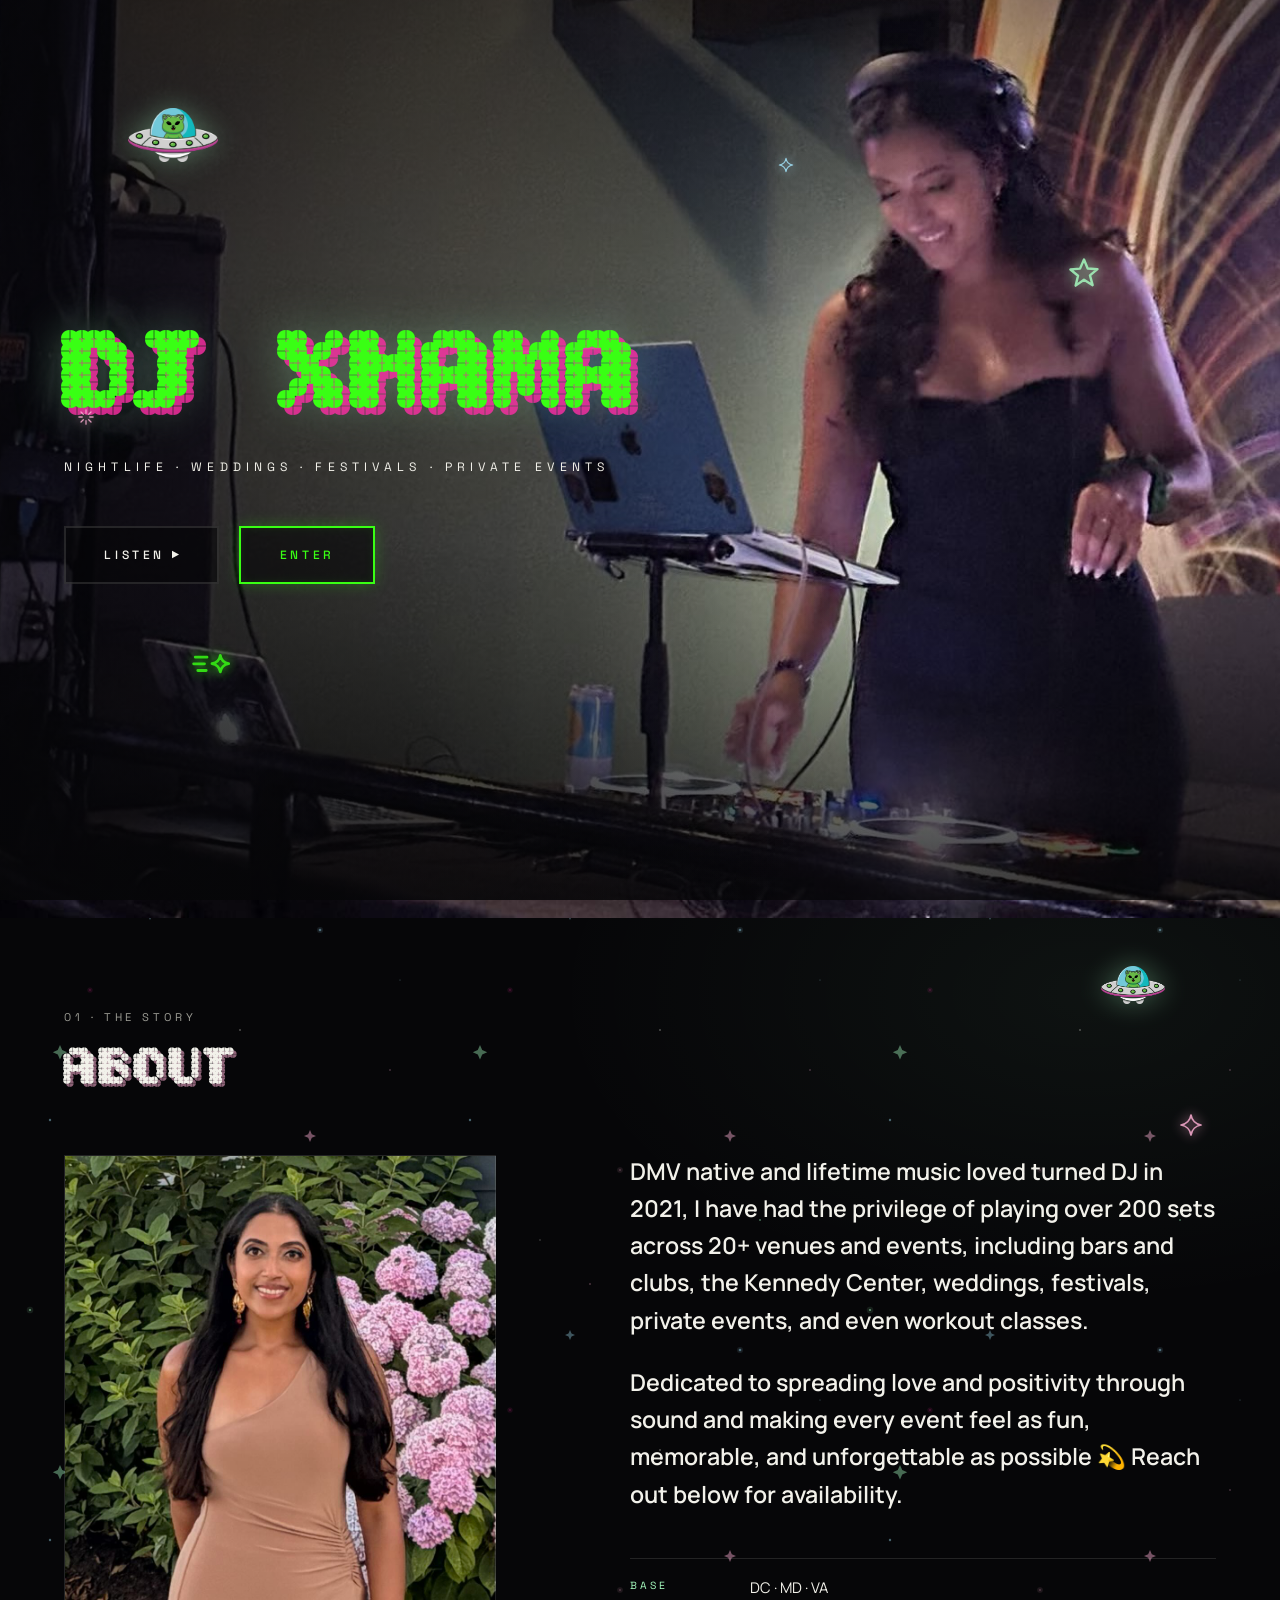
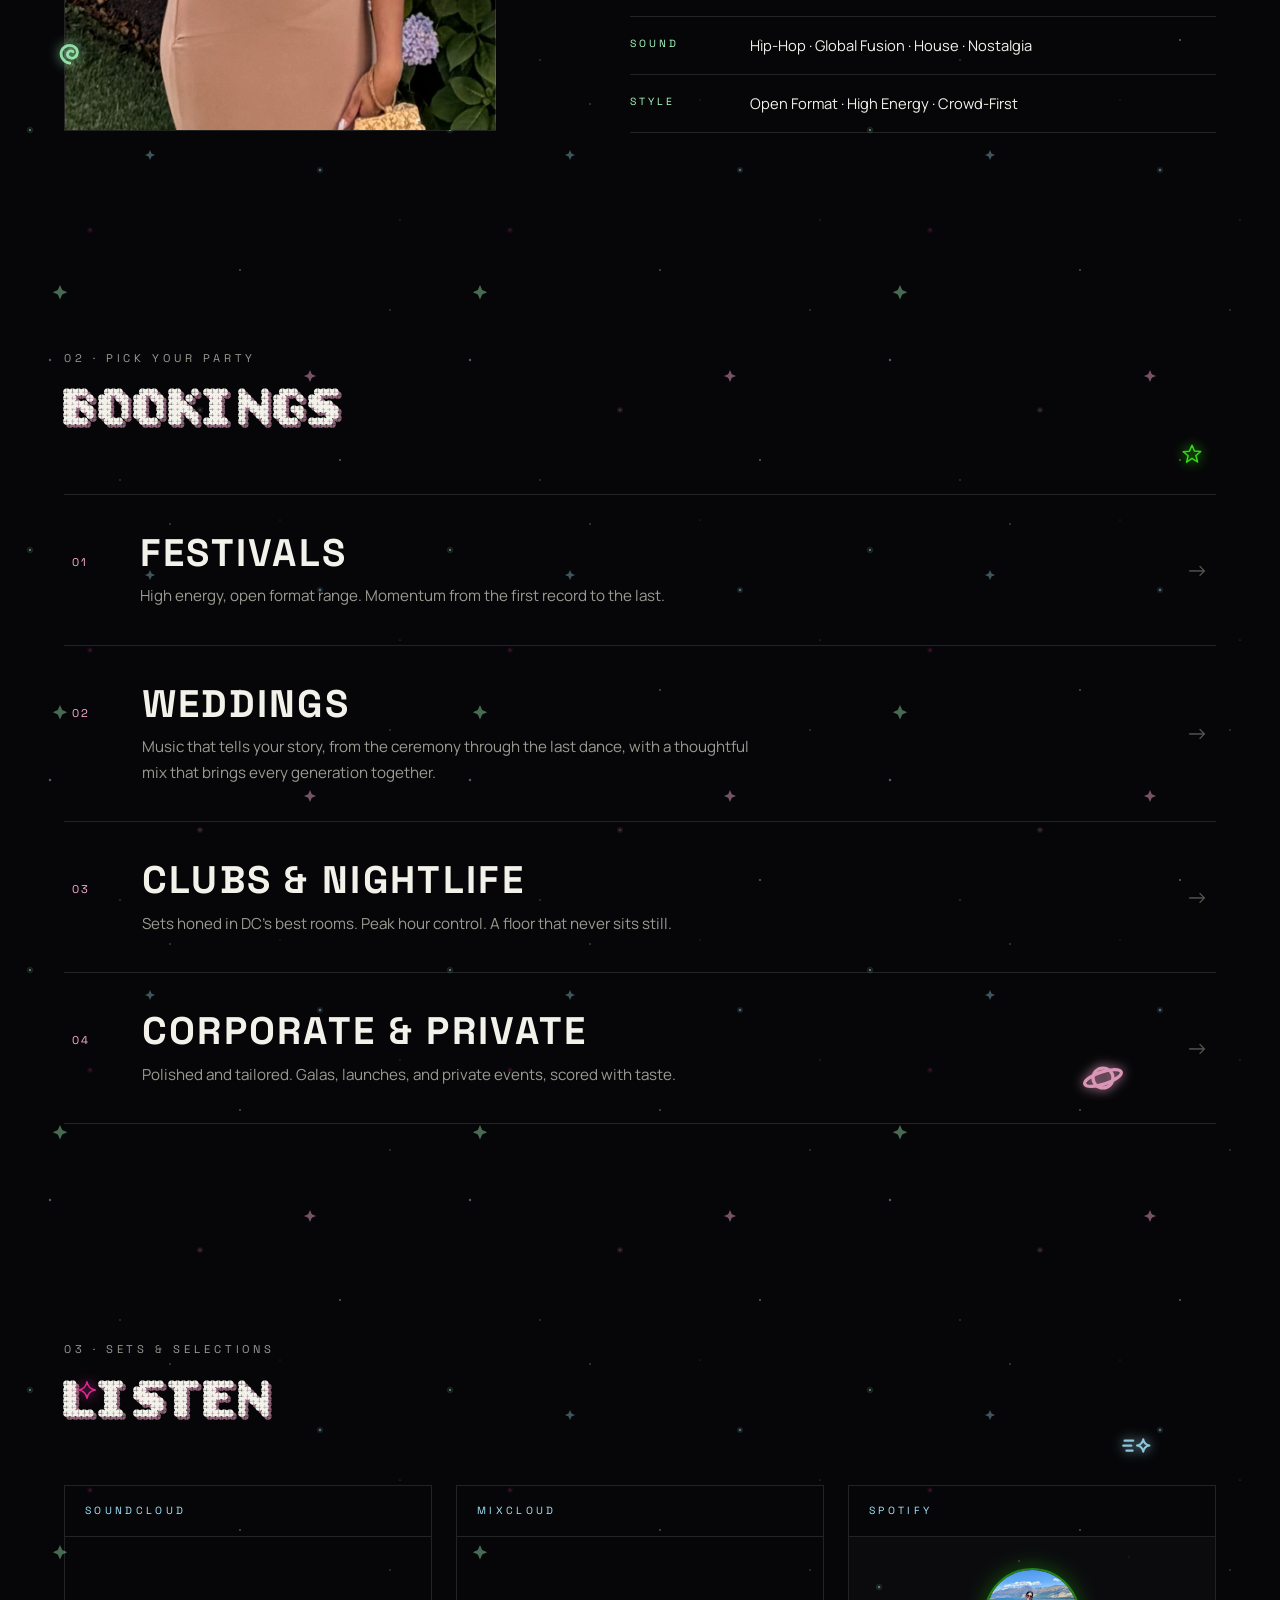
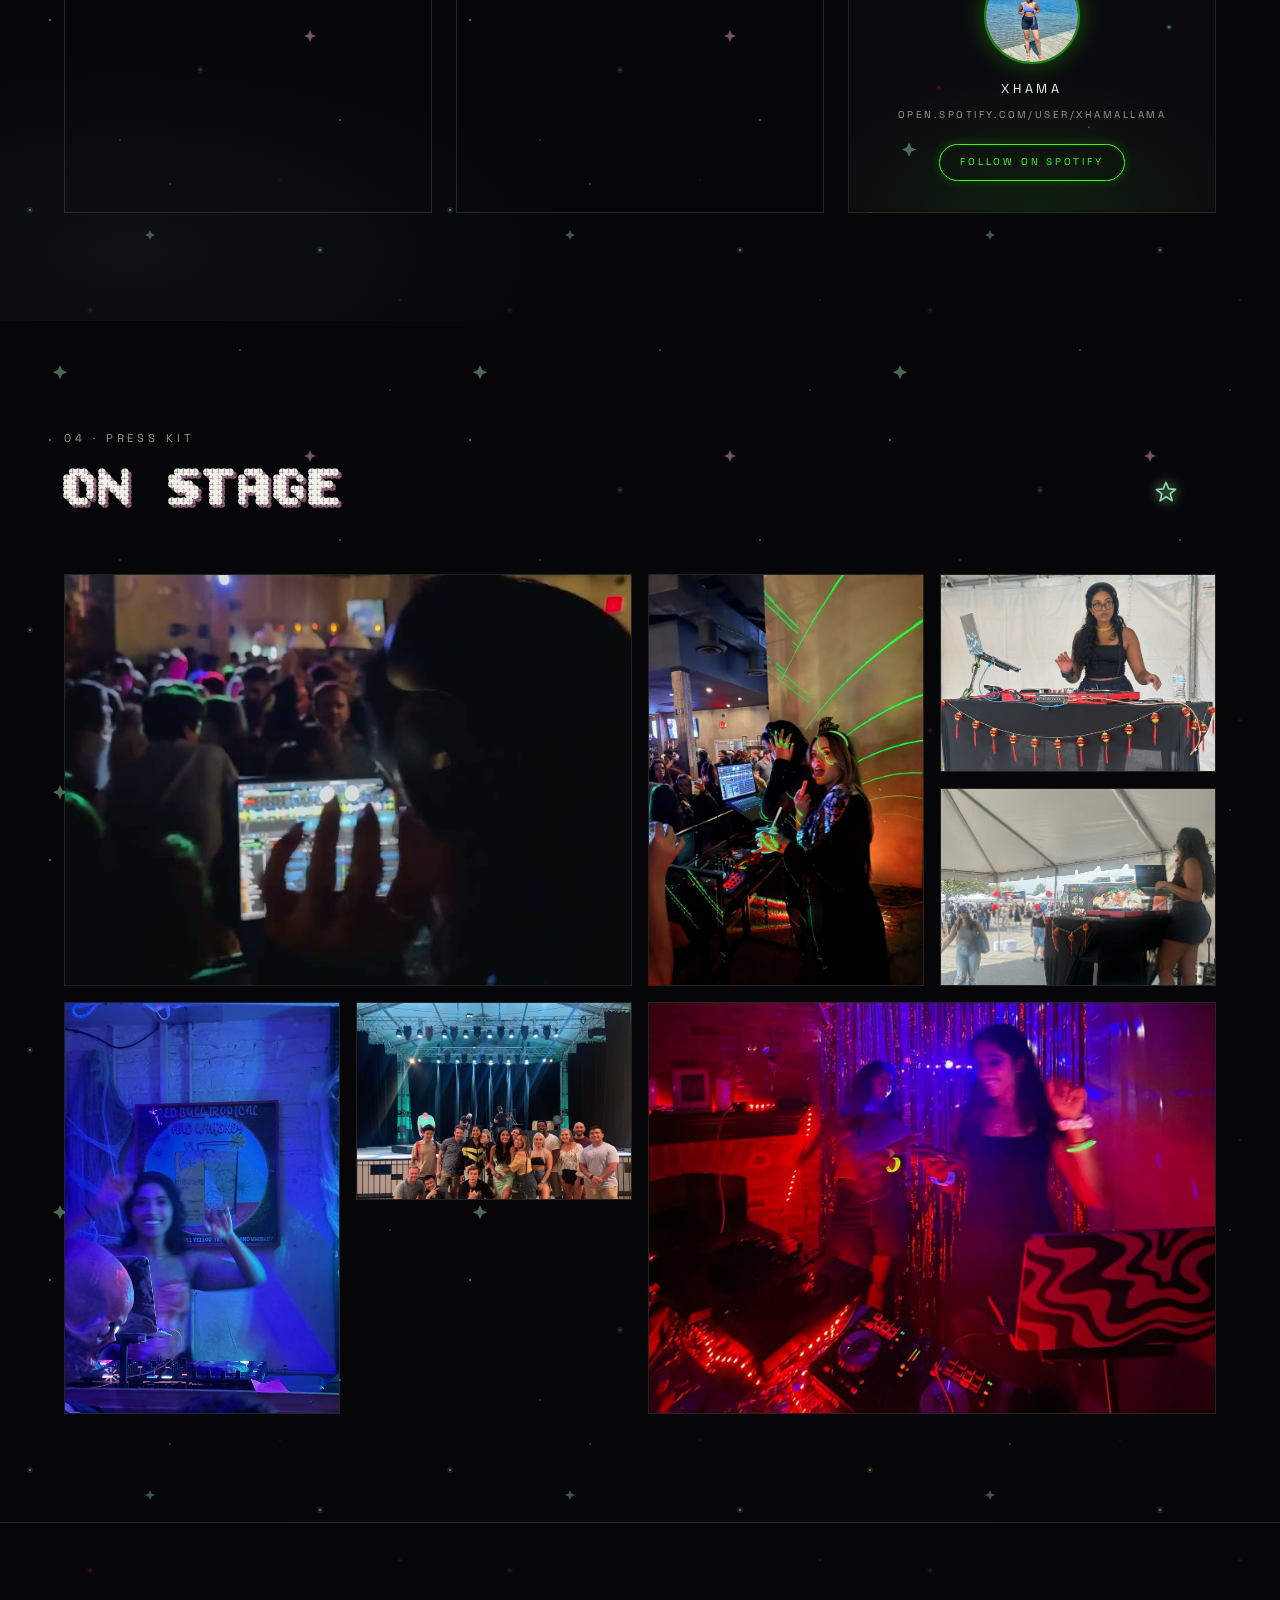
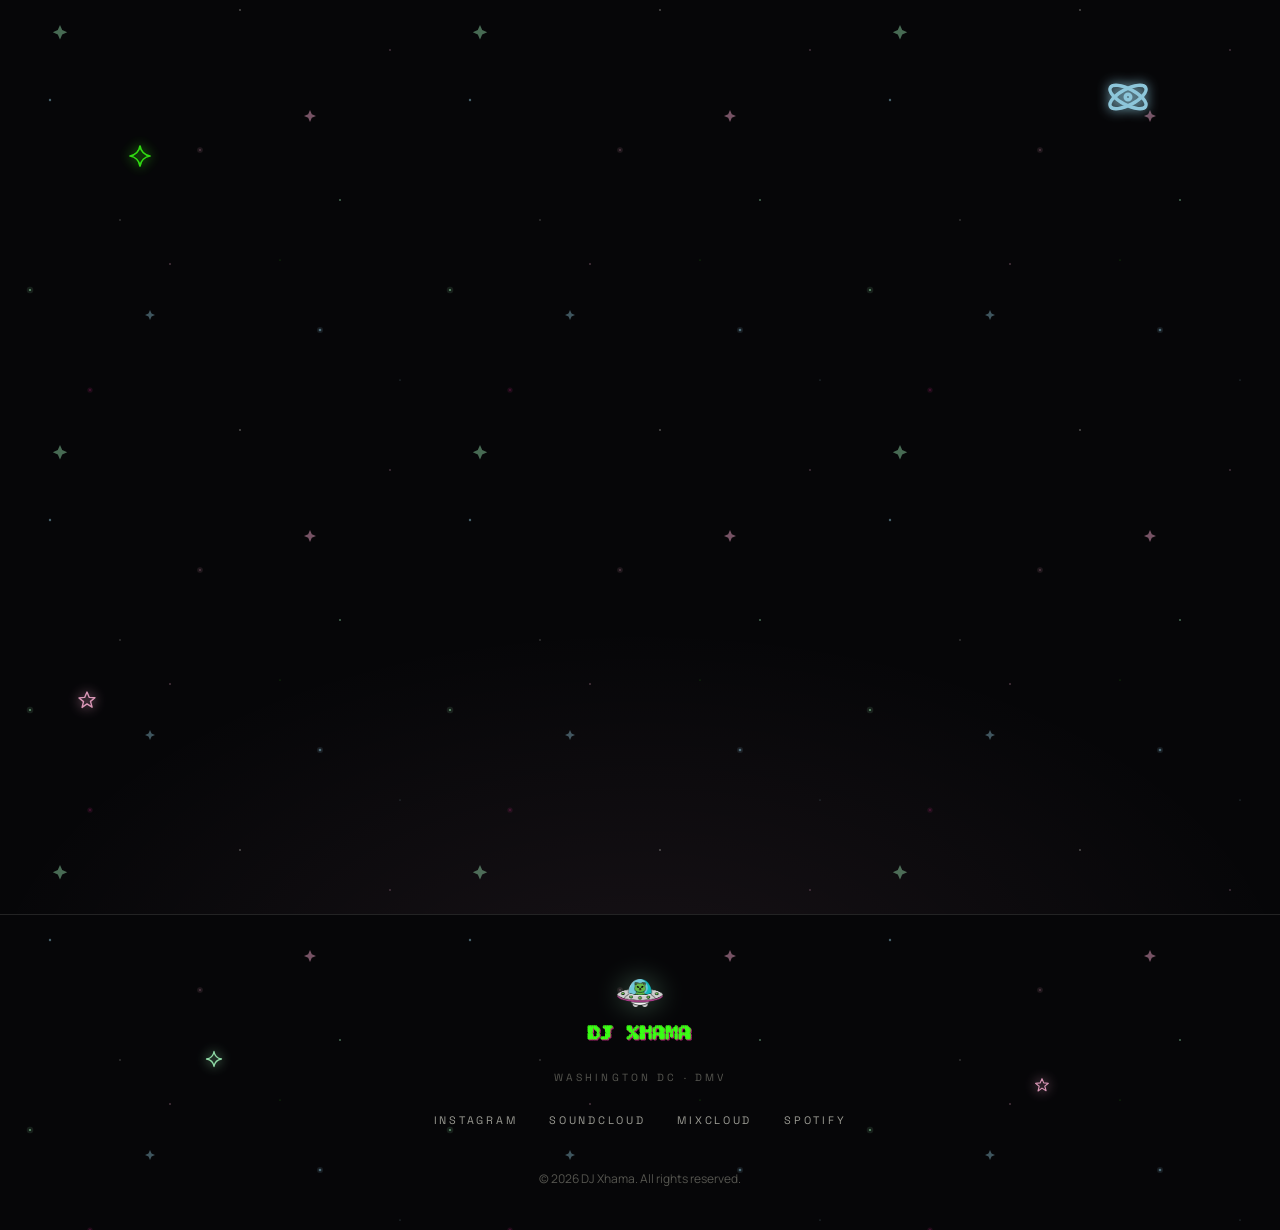
<file: index.html>
<!DOCTYPE html>
<html lang="en">
<head>
  <meta charset="UTF-8">
  <meta name="viewport" content="width=device-width, initial-scale=1.0">
  <title>DJ Xhama | Washington, DC</title>
  <meta name="description" content="DJ Xhama. Washington, DC. Nightlife, weddings, festivals, and private events, from DC's best rooms to the Kennedy Center stage.">
  <link rel="preload" as="image" href="assets/splash.jpeg">
  <link rel="preconnect" href="https://fonts.googleapis.com">
  <link rel="preconnect" href="https://fonts.gstatic.com" crossorigin>
  <link href="https://fonts.googleapis.com/css2?family=Bitcount:ELSH,ELXP,wght@0,0..100,100..900&family=Manrope:wght@300;400;500;600;700&family=Space+Grotesk:wght@300;400;500;700&display=swap" rel="stylesheet">
  <link rel="icon" type="image/png" href="assets/favicon.png">
  <link rel="stylesheet" href="css/styles.css?v=5">
</head>
<body class="is-splashed">

  <!-- hand-drawn cosmic doodle set -->
  <svg width="0" height="0" style="position:absolute" aria-hidden="true">
    <defs>
      <symbol id="d-spark" viewBox="0 0 24 24">
        <path d="M12 2C12.8 7.2 16.8 11.2 22 12C16.8 12.8 12.8 16.8 12 22C11.2 16.8 7.2 12.8 2 12C7.2 11.2 11.2 7.2 12 2Z"/>
      </symbol>
      <symbol id="d-star" viewBox="0 0 24 24">
        <path d="M12 2.5L14.6 8.8L21.5 9.3L16.2 13.7L18.1 20.6L12 16.7L6.1 20.9L7.8 13.9L2.4 9.5L9.2 8.9Z"/>
      </symbol>
      <symbol id="d-planet" viewBox="0 0 24 24">
        <circle cx="12" cy="12" r="5.2"/>
        <ellipse cx="12" cy="12" rx="10" ry="3.2" transform="rotate(-18 12 12)"/>
      </symbol>
      <symbol id="d-shoot" viewBox="0 0 24 24">
        <path d="M2 8.5H9M1 12.5H7.5M3.5 16.5H8.5"/>
        <path d="M17 7.5C17.4 10 19.4 12 22 12.4C19.4 12.8 17.4 14.8 17 17.3C16.6 14.8 14.6 12.8 12 12.4C14.6 12 16.6 10 17 7.5Z"/>
      </symbol>
      <symbol id="d-swirl" viewBox="0 0 24 24">
        <path d="M13.2 11.2C11.7 10.1 9.6 11.3 9.9 13.1C10.2 15.1 12.9 15.7 14.5 14.4C16.6 12.8 16.1 9.6 13.9 8.2C11.2 6.5 7.5 7.8 6.4 10.7C5.1 14 7.7 17.6 11.3 18.1"/>
      </symbol>
      <symbol id="d-orbit" viewBox="0 0 24 24">
        <ellipse cx="12" cy="12" rx="10" ry="4" transform="rotate(28 12 12)"/>
        <ellipse cx="12" cy="12" rx="10" ry="4" transform="rotate(-28 12 12)"/>
        <circle cx="12" cy="12" r="1.4"/>
      </symbol>
      <symbol id="d-moon" viewBox="0 0 24 24">
        <path d="M14.5 3A9.5 9.5 0 1 0 21 18.2A9.8 9.8 0 0 1 14.5 3Z"/>
      </symbol>
      <symbol id="d-burst" viewBox="0 0 24 24">
        <path d="M12 2.5V7M12 17V21.5M2.5 12H7M17 12H21.5M5.3 5.3L8.4 8.4M15.6 15.6L18.7 18.7M18.7 5.3L15.6 8.4M8.4 15.6L5.3 18.7"/>
      </symbol>
      <symbol id="d-squig" viewBox="0 0 24 12">
        <path d="M1.5 6C3.5 2.5 5.5 2.5 7.5 6S11.5 9.5 13.5 6S17.5 2.5 19.5 6S22.5 8 22.5 6"/>
      </symbol>
    </defs>
  </svg>

  <!-- ================================================================
       SPLASH
       ================================================================ -->
  <section class="splash" id="splash" aria-label="Welcome">
    <div class="splash__photo"></div>
    <div class="splash__scrim"></div>

    <svg class="doodle doodle--mint tw" style="top:22%;right:14%;width:34px;--twd:4.2s" aria-hidden="true"><use href="#d-star"/></svg>
    <svg class="doodle doodle--green tw" style="bottom:18%;left:15%;width:40px;--twd:5s" aria-hidden="true"><use href="#d-shoot"/></svg>
    <svg class="doodle doodle--blush tw" style="top:38%;left:6%;width:18px;--twd:2.6s" aria-hidden="true"><use href="#d-burst"/></svg>
    <svg class="doodle doodle--ice tw" style="top:10%;right:38%;width:16px;--twd:3.4s" aria-hidden="true"><use href="#d-spark"/></svg>
    <img class="saucer" src="assets/cat-saucer-web.png" alt="" aria-hidden="true" width="88" style="top:12%;left:10%;width:clamp(56px,7vw,92px)">

    <div class="splash__inner">
      <p class="splash__logo wordmark wordmark--dense">DJ XHAMA</p>
      <p class="creds">NIGHTLIFE · WEDDINGS · FESTIVALS · PRIVATE EVENTS</p>
      <div class="splash__actions">
        <a class="btn btn--ghost" href="#listen" data-enter="listen">Listen<span class="btn__icon" aria-hidden="true"></span></a>
        <a class="btn btn--neon" href="#top" data-enter="top">Enter</a>
      </div>
    </div>
  </section>

  <!-- ================================================================
       SITE
       ================================================================ -->
  <div class="site" id="top">

    <header class="nav" id="nav">
      <a class="nav__logo wordmark wordmark--dense" href="#top"><img class="nav__saucer" src="assets/cat-saucer-web.png" alt="" width="26">DJ XHAMA</a>
      <nav class="nav__links" aria-label="Primary">
        <a href="#about">About</a>
        <a href="#bookings">Bookings</a>
        <a href="#listen">Listen</a>
        <a href="#gallery">Gallery</a>
      </nav>
      <a class="btn btn--small btn--neon" href="#contact">Book Now</a>
    </header>

    <!-- HERO -->
    <section class="hero" aria-label="Hero">
      <div class="hero__photo"></div>
      <div class="hero__scrim"></div>

      <div class="saucer-fly" aria-hidden="true" style="top:16%"><img src="assets/cat-saucer-web.png" alt="" width="80"></div>

      <svg class="doodle doodle--green tw" style="top:18%;right:12%;width:30px" aria-hidden="true"><use href="#d-spark"/></svg>
      <svg class="doodle doodle--ice fl" style="top:26%;left:8%;width:46px" aria-hidden="true"><use href="#d-orbit"/></svg>
      <svg class="doodle doodle--mint tw" style="top:44%;right:6%;width:20px;--twd:4.6s" aria-hidden="true"><use href="#d-star"/></svg>
      <svg class="doodle doodle--blush tw" style="top:12%;left:30%;width:16px;--twd:3.2s" aria-hidden="true"><use href="#d-spark"/></svg>
      <svg class="doodle doodle--ice fl" style="bottom:34%;right:22%;width:44px" aria-hidden="true"><use href="#d-moon"/></svg>

      <div class="hero__inner">
        <h1 class="hero__name wordmark wordmark--dense reveal">DJ XHAMA</h1>
        <p class="creds reveal">NIGHTLIFE · WEDDINGS · FESTIVALS · PRIVATE EVENTS</p>
        <div class="hero__cta reveal">
          <a class="btn btn--neon" href="#contact">Book now</a>
          <a class="btn btn--ghost" href="#listen">Listen<span class="btn__icon" aria-hidden="true"></span></a>
        </div>
      </div>
      <div class="hero__marquee" aria-hidden="true">
        <div class="marquee__track">
          <span>THE KENNEDY CENTER</span><i>✦</i><span>MARINE CORPS BALL</span><i>✦</i><span>MADHATTER</span><i>✦</i><span>CUE CLUB</span><i>✦</i><span>DMV ASIAN FESTIVAL 2025</span><i>✦</i><span>ROOFERS UNION</span><i>✦</i><span>RECESS ROOFTOP</span><i>✦</i><span>THE ADMIRAL</span><i>✦</i><span>SPIDER KELLY’S</span><i>✦</i><span>CHICKEN + WHISKEY</span><i>✦</i><span>SUDHOUSE DC</span><i>✦</i><span>F45 TRAINING</span><i>✦</i><span>sPACYcLOUd</span><i>✦</i>
          <span>THE KENNEDY CENTER</span><i>✦</i><span>MARINE CORPS BALL</span><i>✦</i><span>MADHATTER</span><i>✦</i><span>CUE CLUB</span><i>✦</i><span>DMV ASIAN FESTIVAL 2025</span><i>✦</i><span>ROOFERS UNION</span><i>✦</i><span>RECESS ROOFTOP</span><i>✦</i><span>THE ADMIRAL</span><i>✦</i><span>SPIDER KELLY’S</span><i>✦</i><span>CHICKEN + WHISKEY</span><i>✦</i><span>SUDHOUSE DC</span><i>✦</i><span>F45 TRAINING</span><i>✦</i><span>sPACYcLOUd</span><i>✦</i>
        </div>
      </div>
    </section>

    <!-- ABOUT -->
    <section class="about section" id="about">
      <img class="saucer" src="assets/cat-saucer-web.png" alt="" aria-hidden="true" width="60" style="top:7%;right:9%;width:clamp(44px,5vw,64px)">
      <svg class="doodle doodle--blush tw" style="top:16%;right:6%;width:24px" aria-hidden="true"><use href="#d-spark"/></svg>
      <svg class="doodle doodle--mint fl" style="bottom:12%;left:4%;width:40px" aria-hidden="true"><use href="#d-swirl"/></svg>
      <div class="section__head reveal">
        <p class="kicker">01 · The story</p>
        <h2 class="section__title wordmark">About</h2>
      </div>
      <div class="about__grid">
        <figure class="about__photo reveal"></figure>
        <div class="about__copy reveal">
          <p class="about__lede">DMV native and lifetime music loved turned DJ in 2021, I have had the privilege of playing over 200 sets across 20+ venues and events, including bars and clubs, the Kennedy Center, weddings, festivals, private events, and even workout classes.</p>
          <p class="about__lede">Dedicated to spreading love and positivity through sound and making every event feel as fun, memorable, and unforgettable as possible 💫 Reach out below for availability.</p>
          <ul class="about__marks">
            <li><span>BASE</span>DC · MD · VA</li>
            <li><span>SOUND</span>Hip-Hop · Global Fusion · House · Nostalgia</li>
            <li><span>STYLE</span>Open Format · High Energy · Crowd-First</li>
          </ul>
        </div>
      </div>
    </section>

    <!-- BOOKINGS -->
    <section class="bookings section" id="bookings">
      <svg class="doodle doodle--green tw" style="top:14%;right:6%;width:22px" aria-hidden="true"><use href="#d-star"/></svg>
      <svg class="doodle doodle--blush fl" style="bottom:8%;right:12%;width:46px" aria-hidden="true"><use href="#d-planet"/></svg>
      <div class="section__head reveal">
        <p class="kicker">02 · Pick your party</p>
        <h2 class="section__title wordmark">Bookings</h2>
      </div>
      <div class="bookings__list">
        <a class="booking reveal" href="#contact" data-event="Festival">
          <span class="booking__num">01</span>
          <span class="booking__body">
            <span class="booking__name">Festivals</span>
            <span class="booking__desc">High energy, open format range. Momentum from the first record to the last.</span>
          </span>
          <span class="booking__arrow" aria-hidden="true">→</span>
        </a>
        <a class="booking reveal" href="#contact" data-event="Wedding">
          <span class="booking__num">02</span>
          <span class="booking__body">
            <span class="booking__name">Weddings</span>
            <span class="booking__desc">Music that tells your story, from the ceremony through the last dance, with a thoughtful mix that brings every generation together.</span>
          </span>
          <span class="booking__arrow" aria-hidden="true">→</span>
        </a>
        <a class="booking reveal" href="#contact" data-event="Club / Nightlife">
          <span class="booking__num">03</span>
          <span class="booking__body">
            <span class="booking__name">Clubs &amp; Nightlife</span>
            <span class="booking__desc">Sets honed in DC&rsquo;s best rooms. Peak hour control. A floor that never sits still.</span>
          </span>
          <span class="booking__arrow" aria-hidden="true">→</span>
        </a>
        <a class="booking reveal" href="#contact" data-event="Corporate / Private">
          <span class="booking__num">04</span>
          <span class="booking__body">
            <span class="booking__name">Corporate &amp; Private</span>
            <span class="booking__desc">Polished and tailored. Galas, launches, and private events, scored with taste.</span>
          </span>
          <span class="booking__arrow" aria-hidden="true">→</span>
        </a>
      </div>
    </section>

    <!-- LISTEN -->
    <section class="listen section" id="listen">
      <svg class="doodle doodle--pink tw" style="top:12%;left:6%;width:20px" aria-hidden="true"><use href="#d-spark"/></svg>
      <svg class="doodle doodle--ice tw" style="top:20%;right:10%;width:30px;--twd:4.4s" aria-hidden="true"><use href="#d-shoot"/></svg>
      <div class="section__head reveal">
        <p class="kicker">03 · Sets &amp; selections</p>
        <h2 class="section__title wordmark">Listen</h2>
      </div>
      <div class="listen__grid">
        <div class="embed reveal" data-platform="SoundCloud">
          <div class="embed__slot">
            <iframe id="sc-player" title="Summer 26 Dance Mix on SoundCloud" allow="autoplay"
              src="https://w.soundcloud.com/player/?url=https%3A%2F%2Fsoundcloud.com%2Fdj-xhama%2Fsummer-26-dance-mix&color=%2339ff14&auto_play=false&hide_related=true&show_comments=false&show_user=true&visual=true"></iframe>
          </div>
        </div>
        <div class="embed reveal" data-platform="Mixcloud">
          <div class="embed__slot">
            <iframe title="DJ Xhama on Mixcloud" loading="lazy"
              src="https://www.mixcloud.com/widget/follow/?u=%2Fxhama%2F"></iframe>
          </div>
        </div>
        <div class="embed reveal" data-platform="Spotify">
          <a class="embed__slot embed__link" href="https://open.spotify.com/user/xhamallama" target="_blank" rel="noopener">
            <img class="embed__avatar" src="assets/spotify-avatar.jpg" alt="" width="96" loading="lazy">
            <span class="embed__link-text">Xhama</span>
            <span class="embed__link-sub">open.spotify.com/user/xhamallama</span>
            <span class="embed__cta">Follow on Spotify</span>
          </a>
        </div>
      </div>
    </section>

    <!-- GALLERY -->
    <section class="gallery section" id="gallery">
      <svg class="doodle doodle--mint tw" style="top:8%;right:8%;width:24px" aria-hidden="true"><use href="#d-star"/></svg>
      <svg class="doodle doodle--blush tw" style="bottom:6%;left:8%;width:18px;--twd:3.6s" aria-hidden="true"><use href="#d-burst"/></svg>
      <div class="section__head reveal">
        <p class="kicker">04 · Press kit</p>
        <h2 class="section__title wordmark">On stage</h2>
      </div>
      <div class="gallery__grid">
        <figure class="g g--wide reveal">
          <video id="perf-video" muted loop playsinline preload="none" poster="assets/video-poster.jpg">
            <source src="assets/horizontal-video.mp4" type="video/mp4">
          </video>
        </figure>
        <figure class="g g--tall reveal"><img src="assets/gallery-vertical-1.jpeg" alt="DJ Xhama performing a New Year&rsquo;s Eve set under green lasers" loading="lazy"></figure>
        <figure class="g reveal"><img src="assets/gallery-standard-1.jpeg" alt="DJ Xhama on the decks at a festival tent" loading="lazy"></figure>
        <figure class="g reveal"><img src="assets/gallery-standard-3.jpeg" alt="DJ Xhama playing an outdoor festival set" loading="lazy"></figure>
        <figure class="g g--tall reveal"><img src="assets/gallery-vertical-3.jpeg" alt="DJ Xhama behind the decks at a nightclub" loading="lazy"></figure>
        <figure class="g reveal"><img src="assets/gallery-standard-2.jpeg" alt="Crowd in front of the festival stage" loading="lazy"></figure>
        <figure class="g g--wide reveal"><img src="assets/gallery-wide.jpeg" alt="DJ Xhama performing at an outdoor event" loading="lazy"></figure>
        <figure class="g reveal"><img src="assets/horizontal.jpeg" alt="DJ Xhama playing a rooftop set surrounded by flowers" loading="lazy"></figure>
      </div>
    </section>

    <!-- CONTACT -->
    <section class="contact section" id="contact">
      <svg class="doodle doodle--ice fl" style="top:10%;right:10%;width:48px" aria-hidden="true"><use href="#d-orbit"/></svg>
      <svg class="doodle doodle--green tw" style="top:16%;left:10%;width:24px" aria-hidden="true"><use href="#d-spark"/></svg>
      <svg class="doodle doodle--blush tw" style="bottom:14%;left:6%;width:20px;--twd:4.8s" aria-hidden="true"><use href="#d-star"/></svg>
      <div class="contact__inner">
        <div class="contact__head reveal">
          <img class="saucer saucer--center" src="assets/cat-saucer-web.png" alt="" aria-hidden="true" width="80">
          <p class="kicker">05 · Booking</p>
          <h2 class="section__title wordmark contact__title">Bookings</h2>
          <p class="contact__sub">Planning something special? Inquire below for availability.</p>
        </div>
        <form class="form reveal" action="https://formsubmit.co/djxhama.bookings@gmail.com" method="POST">
          <input type="hidden" name="_subject" value="Booking inquiry: djxhama.com">
          <input type="hidden" name="_template" value="table">
          <input type="text" name="_honey" style="display:none" tabindex="-1" autocomplete="off">
          <div class="form__row">
            <label class="field">
              <span>Name</span>
              <input type="text" name="name" required autocomplete="name" placeholder="Your name">
            </label>
            <label class="field">
              <span>Email</span>
              <input type="email" name="email" required autocomplete="email" placeholder="you@email.com">
            </label>
          </div>
          <div class="form__row">
            <label class="field">
              <span>Event type</span>
              <select name="event_type" id="event-type" required>
                <option value="" disabled selected>Select</option>
                <option>Festival</option>
                <option>Wedding</option>
                <option>Club / Nightlife</option>
                <option>Corporate / Private</option>
                <option>Other</option>
              </select>
            </label>
            <label class="field">
              <span>Event date</span>
              <input type="date" name="event_date">
            </label>
          </div>
          <label class="field field--full">
            <span>Message</span>
            <textarea name="message" rows="5" required placeholder="Venue, headcount, vibe, how your day is going, or any additional details to share ✨"></textarea>
          </label>
          <button class="btn btn--neon btn--submit" type="submit">Check availability</button>
          <p class="form__alt">Or email <a href="mailto:djxhama.bookings@gmail.com">djxhama.bookings@gmail.com</a></p>
        </form>
      </div>
    </section>

    <footer class="footer">
      <svg class="doodle doodle--mint tw" style="top:22%;left:16%;width:18px" aria-hidden="true"><use href="#d-spark"/></svg>
      <svg class="doodle doodle--blush tw" style="top:30%;right:18%;width:16px;--twd:3.8s" aria-hidden="true"><use href="#d-star"/></svg>
      <img class="saucer saucer--center saucer--small" src="assets/cat-saucer-web.png" alt="" aria-hidden="true" width="46">
      <p class="footer__logo wordmark wordmark--dense">DJ XHAMA</p>
      <div class="footer__meta">
        <p>WASHINGTON DC · DMV</p>
        <nav class="footer__social" aria-label="Social">
          <a href="https://www.instagram.com/djxhama/" target="_blank" rel="noopener">Instagram</a>
          <a href="https://soundcloud.com/dj-xhama" target="_blank" rel="noopener">SoundCloud</a>
          <a href="https://www.mixcloud.com/xhama/" target="_blank" rel="noopener">Mixcloud</a>
          <a href="https://open.spotify.com/user/xhamallama" target="_blank" rel="noopener">Spotify</a>
        </nav>
      </div>
      <p class="footer__fine">© <span id="year"></span> DJ Xhama. All rights reserved.</p>
    </footer>

  </div>

  <script src="https://w.soundcloud.com/player/api.js"></script>
  <script src="js/main.js"></script>
</body>
</html>
</file>
<file: css/styles.css>
/* ============================================================
   DJ XHAMA — cosmic hand-drawn, 2000s album-cover energy
   Deep cosmic black · neon green + hot pink loud moments ·
   blush / ice / mint supporting tones
   ============================================================ */

:root {
  --black: #060608;
  --black-2: #0b0b0e;

  --ink: #f2f1ea;      /* off-white text */
  --muted: #9b9b93;
  --faint: #565650;

  /* loud pair: reserved for the wordmark, primary CTA, and peak hovers */
  --green: #39ff14;
  --pink: #ff2ea6;

  /* supporting cosmic tones */
  --blush: #ffb0d5;    /* pale pink */
  --ice: #a5e8ff;      /* comet blue */
  --mint: #a8ffc2;     /* soft green */

  --line: rgba(242, 241, 234, .12);

  /* scattered glowing stars in the full cosmic range, baked at low opacity */
  --starfield: url("data:image/svg+xml,%3Csvg xmlns='http://www.w3.org/2000/svg' width='420' height='420'%3E%3Cg%3E%3Ccircle cx='30' cy='50' r='1.1' fill='%23a8ffc2' opacity='.5'/%3E%3Ccircle cx='170' cy='24' r='.8' fill='%23ffb0d5' opacity='.45'/%3E%3Ccircle cx='320' cy='90' r='1.3' fill='%23a5e8ff' opacity='.4'/%3E%3Ccircle cx='90' cy='150' r='.7' fill='%23ff2ea6' opacity='.35'/%3E%3Ccircle cx='240' cy='190' r='1' fill='%23f2f1ea' opacity='.3'/%3E%3Ccircle cx='390' cy='230' r='.8' fill='%23ffb0d5' opacity='.4'/%3E%3Ccircle cx='50' cy='280' r='1.2' fill='%23a5e8ff' opacity='.4'/%3E%3Ccircle cx='200' cy='330' r='.7' fill='%23ffb0d5' opacity='.45'/%3E%3Ccircle cx='340' cy='380' r='1' fill='%23a8ffc2' opacity='.4'/%3E%3Ccircle cx='120' cy='400' r='.8' fill='%23f2f1ea' opacity='.3'/%3E%3Ccircle cx='280' cy='20' r='.6' fill='%2339ff14' opacity='.3'/%3E%3Ccircle cx='400' cy='140' r='.6' fill='%23a5e8ff' opacity='.35'/%3E%3Cpath d='M60 205l2.2 5 5 2.2-5 2.2-2.2 5-2.2-5-5-2.2 5-2.2z' fill='%23a8ffc2' opacity='.4'/%3E%3Cpath d='M310 290l1.8 4.2 4.2 1.8-4.2 1.8-1.8 4.2-1.8-4.2-4.2-1.8 4.2-1.8z' fill='%23ffb0d5' opacity='.45'/%3E%3Cpath d='M150 70l1.5 3.5 3.5 1.5-3.5 1.5-1.5 3.5-1.5-3.5-3.5-1.5 3.5-1.5z' fill='%23a5e8ff' opacity='.35'/%3E%3Ccircle cx='30' cy='50' r='3.2' fill='%23a8ffc2' opacity='.1'/%3E%3Ccircle cx='90' cy='150' r='2.6' fill='%23ff2ea6' opacity='.1'/%3E%3Ccircle cx='200' cy='330' r='2.8' fill='%23ffb0d5' opacity='.1'/%3E%3Ccircle cx='320' cy='90' r='3' fill='%23a5e8ff' opacity='.1'/%3E%3C/g%3E%3C/svg%3E");

  --font-display: 'Bitcount', monospace;
  --font-body: 'Manrope', system-ui, sans-serif;
  --font-mono: 'Space Grotesk', monospace;

  --pad: clamp(1.25rem, 5vw, 5rem);
  --ease: cubic-bezier(.22, .9, .28, 1);
}

* { margin: 0; padding: 0; box-sizing: border-box; }

html { scroll-behavior: smooth; }

body {
  background: var(--black) var(--starfield);
  color: var(--ink);
  font-family: var(--font-body);
  font-weight: 400;
  font-size: 1.0625rem;
  line-height: 1.7;
  -webkit-font-smoothing: antialiased;
  overflow-x: hidden;
}

body.is-splashed { overflow: hidden; }

::selection { background: var(--pink); color: var(--black); }

/* filmic grain */
body::after {
  content: '';
  position: fixed;
  inset: 0;
  z-index: 90;
  pointer-events: none;
  opacity: .05;
  background-image: url("data:image/svg+xml,%3Csvg xmlns='http://www.w3.org/2000/svg' width='240' height='240'%3E%3Cfilter id='n'%3E%3CfeTurbulence type='fractalNoise' baseFrequency='0.9' numOctaves='2'/%3E%3C/filter%3E%3Crect width='100%25' height='100%25' filter='url(%23n)'/%3E%3C/svg%3E");
}

img, iframe { max-width: 100%; display: block; }

a { color: inherit; text-decoration: none; }

/* ---------- wordmark (Bitcount) ---------- */

.wordmark {
  font-family: var(--font-display);
  text-transform: uppercase;
  line-height: 1;
}

/* chunky dots, still legible (full ELXP merges into blobs) */
.wordmark--dense {
  font-weight: 600;
  font-variation-settings: 'ELXP' 40, 'ELSH' 0;
}

/* ---------- doodles ---------- */

.doodle {
  position: absolute;
  z-index: 3;
  pointer-events: none;
  fill: none;
  stroke: currentColor;
  stroke-width: 1.7;
  stroke-linecap: round;
  stroke-linejoin: round;
  overflow: visible;
  filter: drop-shadow(0 0 6px currentColor);
  opacity: .85;
}

.doodle use { fill: inherit; stroke: inherit; }

.doodle--green { color: var(--green); }
.doodle--pink { color: var(--pink); }
.doodle--blush { color: var(--blush); }
.doodle--ice { color: var(--ice); }
.doodle--mint { color: var(--mint); }

.tw { animation: twinkle var(--twd, 3s) ease-in-out infinite; }

.fl { animation: floaty 7s ease-in-out infinite; }

@keyframes twinkle {
  0%, 100% { opacity: .9; transform: scale(1) rotate(0deg); }
  50% { opacity: .3; transform: scale(.8) rotate(12deg); }
}

@keyframes floaty {
  0%, 100% { transform: translateY(0) rotate(-4deg); }
  50% { transform: translateY(-10px) rotate(5deg); }
}

/* ---------- cat saucer (brand mascot) ---------- */

.saucer {
  position: absolute;
  z-index: 3;
  pointer-events: none;
  filter: drop-shadow(0 0 14px rgba(168, 255, 194, .4));
  animation: saucer-drift 11s ease-in-out infinite;
}

/* sits in the flow, centered — used above "Book me" and the footer logo */
.saucer--center {
  position: static;
  display: block;
  margin: 0 auto 1.4rem;
  width: clamp(60px, 6vw, 84px);
}

.saucer--small { width: 46px; margin-bottom: 1rem; }

/* wandering UFO hover: drifts around its spot, swaying as it corrects course */
@keyframes saucer-drift {
  0%   { transform: translate(0, 0) rotate(-5deg); }
  22%  { transform: translate(16px, -10px) rotate(4deg); }
  47%  { transform: translate(-6px, -20px) rotate(-3deg); }
  71%  { transform: translate(-18px, -6px) rotate(5deg); }
  100% { transform: translate(0, 0) rotate(-5deg); }
}

@keyframes saucer-hover {
  0%, 100% { transform: translateY(0) rotate(-4deg); }
  50% { transform: translateY(-8px) rotate(4deg); }
}

/* flies across the section, wobbling as it goes (outer crosses, inner drifts) */
.saucer-fly {
  position: absolute;
  left: 0;
  z-index: 3;
  width: clamp(52px, 6vw, 80px);
  pointer-events: none;
  animation: saucer-cross 38s linear infinite;
}

.saucer-fly img {
  width: 100%;
  filter: drop-shadow(0 0 14px rgba(168, 255, 194, .4));
  animation: saucer-drift 5.5s ease-in-out infinite;
}

@keyframes saucer-cross {
  0% { transform: translateX(-140%); }
  55% { transform: translateX(105vw); }
  100% { transform: translateX(105vw); }
}

/* ---------- type helpers ---------- */

.kicker {
  font-family: var(--font-mono);
  font-size: .7rem;
  font-weight: 400;
  letter-spacing: .35em;
  text-transform: uppercase;
  color: var(--muted);
}

.creds {
  font-family: var(--font-mono);
  font-size: .76rem;
  letter-spacing: .42em;
  text-transform: uppercase;
  color: var(--ink);
  margin-top: 1.3rem;
}

.section {
  position: relative;
  padding: clamp(6rem, 12vh, 9rem) var(--pad);
}

.section__head { margin-bottom: clamp(2.5rem, 6vh, 4.5rem); }

.section__title {
  font-weight: 500;
  font-variation-settings: 'ELXP' 40, 'ELSH' 0;
  font-size: clamp(2rem, 5vw, 3.6rem);
  color: var(--ink);
  margin-top: .9rem;
  text-shadow: .05em .05em 0 rgba(255, 176, 213, .55);
}

/* ---------- buttons ---------- */

.btn {
  display: inline-block;
  font-family: var(--font-mono);
  font-size: .75rem;
  font-weight: 500;
  letter-spacing: .3em;
  text-transform: uppercase;
  padding: 1.05rem 2.4rem;
  border: 2px solid var(--line);
  transition: all .35s var(--ease);
  cursor: pointer;
  background: transparent;
  color: var(--ink);
}

.btn--neon {
  border-color: var(--green);
  color: var(--green);
  box-shadow: 0 0 14px rgba(57, 255, 20, .25), inset 0 0 10px rgba(57, 255, 20, .08);
}

.btn--neon:hover {
  background: var(--green);
  color: var(--black);
  box-shadow: 4px 4px 0 var(--pink);
  transform: translate(-2px, -2px);
}

.btn--ghost:hover {
  border-color: var(--pink);
  color: var(--pink);
  box-shadow: 0 0 14px rgba(255, 46, 166, .3);
}

.btn--small { padding: .7rem 1.5rem; font-size: .65rem; }

/* play/pause icon on the Listen buttons — drawn rather than typed, so the two
   states match in weight and follow the button colour on hover */
.btn__icon {
  display: inline-block;
  width: .62em;
  height: .68em;
  margin-left: .55em;
  letter-spacing: 0;
  background: currentColor;
  clip-path: polygon(0 0, 100% 50%, 0 100%);
}

.btn__icon.is-pause {
  clip-path: none;
  background:
    linear-gradient(currentColor 0 0) left / 34% 100% no-repeat,
    linear-gradient(currentColor 0 0) right / 34% 100% no-repeat;
}

/* ---------- placeholders (replaced by real assets) ---------- */

.ph {
  position: relative;
  overflow: hidden;
  border: 1px dashed rgba(242, 241, 234, .18);
  background:
    var(--starfield),
    radial-gradient(110% 80% at 15% 12%, rgba(57, 255, 20, .07), transparent 55%),
    radial-gradient(100% 80% at 88% 90%, rgba(255, 46, 166, .08), transparent 60%),
    var(--black-2);
}

.ph::before {
  content: attr(data-ph);
  position: absolute;
  left: 1rem;
  bottom: .85rem;
  font-family: var(--font-mono);
  font-size: .62rem;
  letter-spacing: .25em;
  text-transform: uppercase;
  color: var(--faint);
  z-index: 2;
}

/* ============================================================
   SPLASH
   ============================================================ */

.splash {
  position: fixed;
  inset: 0;
  z-index: 100;
  display: grid;
  place-items: center;
  text-align: center;
  transition: opacity 1s var(--ease), visibility 1s;
}

.splash.is-gone {
  opacity: 0;
  visibility: hidden;
  pointer-events: none;
}

.splash__photo {
  position: absolute;
  inset: 0;
  border: 0;
  background: url('../assets/splash.jpeg') no-repeat;
  background-size: cover;
  /* subject stands on the right of the frame; favor that side when cropping */
  background-position: 66% 20%;
  transform: scale(1.04);
  animation: splash-drift 18s var(--ease) infinite alternate;
}

@media (max-width: 720px) {
  /* keep face and upper body in view on narrow crops */
  .splash__photo { background-position: 72% 16%; }
}

@keyframes splash-drift {
  to { transform: scale(1.09) translateY(-1%); }
}

.splash__scrim {
  position: absolute;
  inset: 0;
  background:
    linear-gradient(100deg, rgba(6, 6, 8, .8), rgba(6, 6, 8, .38) 48%, transparent 68%),
    linear-gradient(180deg, rgba(6, 6, 8, .35), transparent 30%, transparent 60%, rgba(6, 6, 8, .8));
}

/* buttons can land on bright photo areas (laptop) on small screens */
.splash .btn:not(:hover) { background: rgba(6, 6, 8, .6); }

/* wordmark sits in the darker open space on the left; subject stays clear on the right */
.splash__inner {
  position: relative;
  z-index: 2;
  justify-self: start;
  text-align: left;
  padding: 0 var(--pad);
  max-width: 44rem;
  animation: rise 1.4s var(--ease) both .3s;
}

.splash__logo {
  font-size: clamp(2.6rem, 10vw, 7.5rem);
  color: var(--green);
  text-shadow:
    .06em .06em 0 rgba(255, 46, 166, .8),
    0 0 45px rgba(168, 255, 194, .35);
}

.splash__actions {
  display: flex;
  gap: 1.25rem;
  justify-content: flex-start;
  margin-top: 3rem;
  flex-wrap: wrap;
}

@keyframes rise {
  from { opacity: 0; transform: translateY(26px); }
  to { opacity: 1; transform: none; }
}

/* ============================================================
   NAV
   ============================================================ */

.nav {
  position: fixed;
  top: 0;
  left: 0;
  right: 0;
  z-index: 80;
  display: flex;
  align-items: center;
  justify-content: space-between;
  gap: 2rem;
  padding: 1.1rem var(--pad);
  transition: background .5s, border-color .5s;
  border-bottom: 1px solid transparent;
}

.nav.is-scrolled {
  background: rgba(6, 6, 8, .82);
  backdrop-filter: blur(14px);
  border-bottom-color: var(--line);
}

.nav__logo {
  display: inline-flex;
  align-items: center;
  gap: .6rem;
  font-size: 1rem;
  color: var(--green);
  text-shadow: .06em .06em 0 rgba(255, 46, 166, .7);
}

.nav__saucer {
  width: 26px;
  flex: none;
  filter: drop-shadow(0 0 8px rgba(168, 255, 194, .5));
  animation: saucer-hover 5s ease-in-out infinite;
}

.nav__links {
  display: flex;
  gap: 2.2rem;
}

.nav__links a {
  font-family: var(--font-mono);
  font-size: .68rem;
  letter-spacing: .28em;
  text-transform: uppercase;
  color: var(--muted);
  transition: color .3s, text-shadow .3s;
}

.nav__links a:hover {
  color: var(--blush);
  text-shadow: 0 0 10px rgba(255, 176, 213, .5);
}

@media (max-width: 720px) {
  .nav__links { display: none; }
}

/* ============================================================
   HERO
   ============================================================ */

.hero {
  position: relative;
  min-height: 100vh;
  display: flex;
  align-items: flex-end;
  padding: 0 var(--pad) 7rem;
}

.hero__photo {
  position: absolute;
  inset: 0;
  border: 0;
  background: url('../assets/hero.png') no-repeat;
  background-size: cover;
  background-position: center 40%;
}

.hero__scrim {
  position: absolute;
  inset: 0;
  background:
    linear-gradient(180deg, rgba(6, 6, 8, .55), transparent 35%, transparent 55%, var(--black) 96%),
    linear-gradient(100deg, rgba(6, 6, 8, .55), transparent 55%);
}

.hero__inner { position: relative; z-index: 2; max-width: 62rem; }

.hero__name {
  font-size: clamp(2.8rem, 10.5vw, 8.5rem);
  color: var(--green);
  margin: .4rem 0 .6rem;
  text-shadow:
    .06em .06em 0 rgba(255, 46, 166, .8),
    0 0 55px rgba(168, 255, 194, .35);
}

.hero__cta {
  display: flex;
  gap: 1.25rem;
  margin-top: 2.4rem;
  flex-wrap: wrap;
}

/* venue marquee */
.hero__marquee {
  position: absolute;
  bottom: 0;
  left: 0;
  right: 0;
  z-index: 2;
  overflow: hidden;
  border-top: 1px solid var(--line);
  padding: 1.1rem 0;
  -webkit-mask-image: linear-gradient(90deg, transparent, #000 8%, #000 92%, transparent);
  mask-image: linear-gradient(90deg, transparent, #000 8%, #000 92%, transparent);
}

.marquee__track {
  display: flex;
  gap: 3rem;
  width: max-content;
  animation: marquee 36s linear infinite;
}

.marquee__track span {
  font-family: var(--font-mono);
  font-size: .7rem;
  letter-spacing: .35em;
  /* no text-transform: venue names keep their exact casing (sPACYcLOUd) */
  color: var(--muted);
  white-space: nowrap;
}

.marquee__track i {
  font-style: normal;
  font-size: .65rem;
  align-self: center;
  color: var(--blush);
  text-shadow: 0 0 8px currentColor;
}

.marquee__track i:nth-of-type(odd) { color: var(--mint); }

.marquee__track i:nth-of-type(3n) { color: var(--ice); }

@keyframes marquee {
  to { transform: translateX(-50%); }
}

/* ============================================================
   ABOUT
   ============================================================ */

.about {
  background: radial-gradient(70% 55% at 85% 10%, rgba(168, 255, 194, .05), transparent 60%);
}

.about__grid {
  display: grid;
  grid-template-columns: minmax(0, 5fr) minmax(0, 6fr);
  gap: clamp(2.5rem, 6vw, 6rem);
  align-items: center;
}

.about__photo {
  aspect-ratio: 3 / 4;
  /* roughly match the height of the copy column, a touch bigger */
  width: 100%;
  max-width: 27rem;
  justify-self: start;
  background: url('../assets/portrait.jpeg') no-repeat;
  background-size: cover;
  background-position: center 20%;
  border: 1px solid var(--line);
}

.about__lede {
  font-weight: 600;
  font-size: clamp(1.15rem, 1.9vw, 1.45rem);
  line-height: 1.6;
  margin-bottom: 1.6rem;
}

.about__lede:last-of-type { margin-bottom: 0; }

.about__marks {
  list-style: none;
  margin-top: 2.8rem;
  border-top: 1px solid var(--line);
}

.about__marks li {
  display: flex;
  gap: 2rem;
  padding: 1rem 0;
  border-bottom: 1px solid var(--line);
  font-size: .92rem;
}

.about__marks span {
  font-family: var(--font-mono);
  font-size: .65rem;
  letter-spacing: .3em;
  text-transform: uppercase;
  color: var(--mint);
  min-width: 5.5rem;
  padding-top: .25em;
}

@media (max-width: 860px) {
  .about__grid { grid-template-columns: 1fr; }
  .about__photo { max-width: 26rem; }
}

/* ============================================================
   BOOKINGS
   ============================================================ */

.bookings__list {
  border-top: 1px solid var(--line);
}

.booking {
  display: flex;
  align-items: baseline;
  gap: clamp(1.5rem, 4vw, 4rem);
  padding: clamp(1.8rem, 4vh, 2.8rem) .5rem;
  border-bottom: 1px solid var(--line);
  position: relative;
  transition: padding-left .5s var(--ease);
}

.booking:hover { padding-left: 1.5rem; }

.booking::before {
  content: '';
  position: absolute;
  inset: 0;
  background: linear-gradient(90deg, rgba(57, 255, 20, .06), transparent 60%);
  opacity: 0;
  transition: opacity .5s;
}

.booking:hover::before { opacity: 1; }

.booking__num {
  font-family: var(--font-mono);
  font-size: .7rem;
  letter-spacing: .2em;
  color: var(--blush);
}

.booking__body { flex: 1; }

.booking__name {
  display: block;
  font-family: var(--font-mono);
  font-weight: 700;
  font-size: clamp(1.4rem, 3.2vw, 2.4rem);
  line-height: 1.15;
  letter-spacing: .06em;
  text-transform: uppercase;
  transition: color .35s, text-shadow .35s;
}

.booking:hover .booking__name {
  color: var(--green);
  text-shadow: 0 0 18px rgba(57, 255, 20, .5);
}

.booking__desc {
  display: block;
  max-width: 38rem;
  margin-top: .5rem;
  color: var(--muted);
  font-size: .95rem;
}

.booking__arrow {
  font-size: 1.4rem;
  color: var(--faint);
  transition: transform .5s var(--ease), color .4s;
  align-self: center;
}

.booking:hover .booking__arrow {
  transform: translateX(.6rem);
  color: var(--pink);
}

/* ============================================================
   LISTEN
   ============================================================ */

.listen {
  background: radial-gradient(60% 50% at 10% 90%, rgba(165, 232, 255, .05), transparent 60%);
}

.listen__grid {
  display: grid;
  grid-template-columns: repeat(auto-fit, minmax(min(100%, 20rem), 1fr));
  gap: 1.5rem;
}

.embed { border: 1px solid var(--line); }

.embed::before {
  content: attr(data-platform);
  display: block;
  font-family: var(--font-mono);
  font-size: .65rem;
  letter-spacing: .32em;
  text-transform: uppercase;
  color: var(--ice);
  padding: 1rem 1.25rem;
  border-bottom: 1px solid var(--line);
}

.embed__slot { aspect-ratio: 4 / 3; }

.embed__slot iframe { width: 100%; height: 100%; border: 0; display: block; }

/* Spotify: profiles have no embeddable player, so it gets a profile preview card */
.embed__avatar {
  width: 96px;
  height: 96px;
  border-radius: 50%;
  object-fit: cover;
  border: 2px solid rgba(57, 255, 20, .5);
  box-shadow: 0 0 22px rgba(57, 255, 20, .3);
  margin-bottom: .5rem;
  transition: transform .5s var(--ease), box-shadow .5s;
}

.embed__link:hover .embed__avatar {
  transform: scale(1.06);
  box-shadow: 0 0 30px rgba(57, 255, 20, .5);
}

.embed__cta {
  font-family: var(--font-mono);
  font-size: .62rem;
  letter-spacing: .28em;
  text-transform: uppercase;
  color: var(--green);
  border: 1px solid var(--green);
  border-radius: 999px;
  padding: .55rem 1.3rem;
  margin-top: .9rem;
  box-shadow: 0 0 12px rgba(57, 255, 20, .2), inset 0 0 8px rgba(57, 255, 20, .06);
  transition: background .35s, color .35s;
}

.embed__link:hover .embed__cta {
  background: var(--green);
  color: var(--black);
}

.embed__link {
  display: flex;
  flex-direction: column;
  align-items: center;
  justify-content: center;
  gap: .4rem;
  background:
    var(--starfield),
    radial-gradient(100% 80% at 50% 100%, rgba(57, 255, 20, .08), transparent 60%),
    var(--black-2);
  transition: background-color .4s;
}

.embed__link-mark {
  font-size: 2.2rem;
  color: var(--green);
  text-shadow: 0 0 18px rgba(57, 255, 20, .5);
  transition: transform .5s var(--ease);
}

.embed__link:hover .embed__link-mark { transform: translateY(-6px) scale(1.1); }

.embed__link-text {
  font-family: var(--font-mono);
  font-size: .8rem;
  letter-spacing: .3em;
  text-transform: uppercase;
  color: var(--ink);
}

.embed__link-sub {
  font-family: var(--font-mono);
  font-size: .62rem;
  letter-spacing: .25em;
  text-transform: uppercase;
  color: var(--muted);
}

/* ============================================================
   GALLERY
   ============================================================ */

.gallery__grid {
  display: grid;
  grid-template-columns: repeat(4, 1fr);
  grid-auto-rows: minmax(11rem, 22vh);
  grid-auto-flow: dense;
  gap: 1rem;
}

.g {
  position: relative;
  overflow: hidden;
  border: 1px solid var(--line);
  transition: transform .6s var(--ease);
}

.g:hover { transform: scale(.985); }

.g--wide { grid-column: span 2; grid-row: span 2; }

.g--tall { grid-row: span 2; }

.g img,
.g video {
  width: 100%;
  height: 100%;
  object-fit: cover;
  object-position: center 30%;
  display: block;
}

.g video { object-position: center; }

@media (max-width: 720px) {
  .gallery__grid { grid-template-columns: repeat(2, 1fr); }
}

/* ============================================================
   CONTACT
   ============================================================ */

.contact {
  background: radial-gradient(80% 60% at 50% 110%, rgba(255, 176, 213, .07), transparent 65%);
  border-top: 1px solid var(--line);
}

.contact__inner { max-width: 52rem; margin: 0 auto; }

.contact__head { text-align: center; margin-bottom: 3.5rem; }

.contact__title { margin-bottom: 1rem; }

.contact__sub { color: var(--muted); }

.form__row {
  display: grid;
  grid-template-columns: 1fr 1fr;
  gap: 2rem;
}

@media (max-width: 640px) {
  .form__row { grid-template-columns: 1fr; }
}

.field {
  display: block;
  margin-bottom: 2rem;
}

.field span {
  display: block;
  font-family: var(--font-mono);
  font-size: .65rem;
  letter-spacing: .3em;
  text-transform: uppercase;
  color: var(--muted);
  margin-bottom: .6rem;
}

.field input,
.field select,
.field textarea {
  width: 100%;
  background: transparent;
  border: 0;
  border-bottom: 1px solid var(--line);
  color: var(--ink);
  font-family: var(--font-body);
  font-size: 1rem;
  padding: .6rem 0;
  transition: border-color .4s, box-shadow .4s;
  border-radius: 0;
}

.field select { appearance: none; cursor: pointer; }

.field select option { background: var(--black-2); }

.field input::placeholder,
.field textarea::placeholder { color: var(--faint); }

.field input:focus,
.field select:focus,
.field textarea:focus {
  outline: none;
  border-bottom-color: var(--mint);
  box-shadow: 0 1px 0 0 rgba(168, 255, 194, .4);
}

.field textarea { resize: vertical; }

.field input[type="date"] { color-scheme: dark; }

.btn--submit { width: 100%; padding: 1.2rem; }

.form__alt {
  text-align: center;
  margin-top: 1.8rem;
  font-size: .9rem;
  color: var(--muted);
}

.form__alt a {
  color: var(--blush);
  border-bottom: 1px solid var(--blush);
  transition: color .3s, border-color .3s, text-shadow .3s;
}

.form__alt a:hover {
  color: var(--mint);
  border-color: var(--mint);
  text-shadow: 0 0 10px rgba(168, 255, 194, .5);
}

/* ============================================================
   FOOTER
   ============================================================ */

.footer {
  position: relative;
  padding: 4rem var(--pad) 2.5rem;
  text-align: center;
  border-top: 1px solid var(--line);
}

.footer__logo {
  font-size: 1.4rem;
  color: var(--green);
  text-shadow: .06em .06em 0 rgba(255, 46, 166, .7);
  margin-bottom: 1.5rem;
}

.footer__meta p {
  font-family: var(--font-mono);
  font-size: .65rem;
  letter-spacing: .3em;
  text-transform: uppercase;
  color: var(--faint);
}

.footer__social {
  display: flex;
  gap: 2rem;
  justify-content: center;
  margin: 1.5rem 0 2.5rem;
}

.footer__social a {
  font-family: var(--font-mono);
  font-size: .68rem;
  letter-spacing: .25em;
  text-transform: uppercase;
  color: var(--muted);
  transition: color .3s, text-shadow .3s;
}

.footer__social a:hover {
  color: var(--ice);
  text-shadow: 0 0 10px rgba(165, 232, 255, .5);
}

.footer__fine {
  font-size: .75rem;
  color: var(--faint);
}

/* ============================================================
   REVEAL ON SCROLL
   ============================================================ */

.reveal {
  opacity: 0;
  transform: translateY(28px);
  transition: opacity .9s var(--ease), transform .9s var(--ease);
}

.reveal.is-visible {
  opacity: 1;
  transform: none;
}

@media (prefers-reduced-motion: reduce) {
  *, *::before, *::after {
    animation-duration: .01s !important;
    transition-duration: .01s !important;
  }
  .reveal { opacity: 1; transform: none; }
  .saucer-fly { display: none; }
}
</file>
